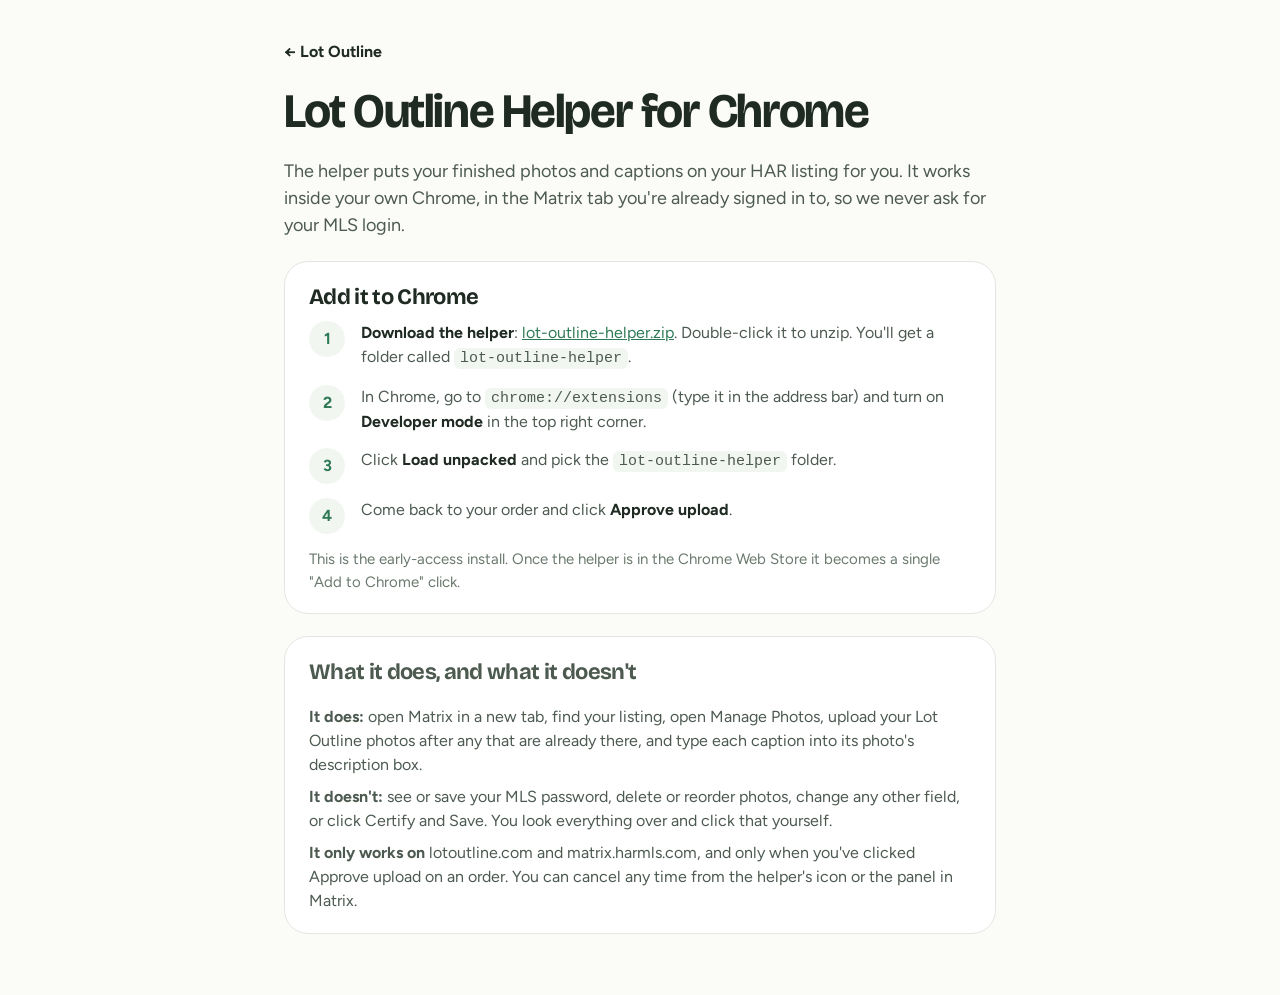
<file: helper.html>
<!doctype html>
<html lang="en">
<head>
<meta charset="utf-8">
<meta name="viewport" content="width=device-width,initial-scale=1">
<title>Lot Outline Helper for Chrome</title>
<meta name="description" content="Add the Lot Outline Helper to Chrome so your finished photos and captions go straight onto your MLS listing, in your own signed-in tab.">
<link rel="icon" href="favicon.svg" type="image/svg+xml">
<link rel="preconnect" href="https://fonts.googleapis.com">
<link rel="stylesheet" href="https://fonts.googleapis.com/css2?family=Bricolage+Grotesque:opsz,wght@12..96,500;12..96,700&family=Figtree:wght@400;500;600;700&display=swap">
<link rel="stylesheet" href="lo.css">
<style>
body{padding:40px 16px 64px}
.wrap{max-width:760px;margin:0 auto;display:grid;gap:22px}
.wrap h1{font-size:clamp(32px,5vw,48px)}
.lead{font-size:18px;color:var(--fg-2);margin:0}
.box{background:#fff;border:1px solid var(--line);border-radius:var(--r-xl);padding:24px 24px 20px}
.box h2{font-size:22px;margin-bottom:12px}
ol.steps{margin:0;padding:0;list-style:none;counter-reset:s;display:grid;gap:14px}
ol.steps li{counter-increment:s;display:grid;grid-template-columns:40px 1fr;gap:12px;font-size:16px;line-height:1.5;color:var(--fg-2)}
ol.steps li::before{content:counter(s);width:36px;height:36px;border-radius:50%;background:var(--surface);color:var(--accent);font-weight:700;display:grid;place-items:center}
ol.steps b{color:var(--fg)}
code{background:var(--surface);padding:2px 6px;border-radius:6px;font-size:15px}
.ok{display:none;padding:14px 16px;border-radius:var(--r);background:var(--surface);font-weight:700;color:var(--accent)}
html[data-lo-helper] .ok{display:block}
.trust{display:grid;gap:8px;font-size:16px;color:var(--fg-2)}
.trust p{margin:0}
</style>
</head>
<body>
<main class="wrap">
  <a class="brand" href="index.html" style="color:var(--fg);text-decoration:none;font-weight:700">← Lot Outline</a>
  <h1>Lot Outline Helper for Chrome</h1>
  <p class="lead">The helper puts your finished photos and captions on your HAR listing for you. It works inside your own Chrome, in the Matrix tab you're already signed in to, so we never ask for your MLS login.</p>
  <p class="ok">The helper is installed in this Chrome. Go back to your order and click Approve upload.</p>

  <section class="box">
    <h2>Add it to Chrome</h2>
    <ol class="steps">
      <li><span><b>Download the helper</b>: <a href="lot-outline-helper.zip" download>lot-outline-helper.zip</a>. Double-click it to unzip. You'll get a folder called <code>lot-outline-helper</code>.</span></li>
      <li><span>In Chrome, go to <code>chrome://extensions</code> (type it in the address bar) and turn on <b>Developer mode</b> in the top right corner.</span></li>
      <li><span>Click <b>Load unpacked</b> and pick the <code>lot-outline-helper</code> folder.</span></li>
      <li><span>Come back to your order and click <b>Approve upload</b>.</span></li>
    </ol>
    <p style="margin:14px 0 0;font-size:15px;color:var(--muted)">This is the early-access install. Once the helper is in the Chrome Web Store it becomes a single "Add to Chrome" click.</p>
  </section>

  <section class="box trust">
    <h2>What it does, and what it doesn't</h2>
    <p><b>It does:</b> open Matrix in a new tab, find your listing, open Manage Photos, upload your Lot Outline photos after any that are already there, and type each caption into its photo's description box.</p>
    <p><b>It doesn't:</b> see or save your MLS password, delete or reorder photos, change any other field, or click Certify and Save. You look everything over and click that yourself.</p>
    <p><b>It only works on</b> lotoutline.com and matrix.harmls.com, and only when you've clicked Approve upload on an order. You can cancel any time from the helper's icon or the panel in Matrix.</p>
  </section>
</main>
<script>/* the helper marks the page when it's installed */ setTimeout(() => { if (document.documentElement.dataset.loHelper) document.documentElement.setAttribute('data-lo-helper', ''); }, 400);</script>
</body>
</html>
</file>
<file: lo.css>
/* Lot Outline — Bright Acre brand (tuned palette, 10/10/2026)
   Warm white ground, mist surfaces, pine text, lawn green accent, sun tint for the lot. */
:root{
  --bg:#FBFBF8; --surface:#F2F6F1; --line:#E1E8E2; --fg:#1E2A22; --fg-2:#4C5A50; --muted:#6A7A6E; --faint:#9AA79E;
  --accent:#2F7A56; --accent-hover:#235C41; --accent-fg:#FFFFFF; --sun:#F7C948; --sun-fg:#1E2A22;
  --ok:#2F7A56; --warn:#B9771C; --warn-bg:#FFF4DC; --err:#B23B3B;
  --display:'Bricolage Grotesque',system-ui,sans-serif; --body:'Figtree',system-ui,sans-serif;
  --r-sm:10px; --r:14px; --r-lg:20px; --r-xl:24px;
  --ease:cubic-bezier(.4,0,.2,1); --spring:cubic-bezier(.34,1.56,.64,1);
  color-scheme:light;
}
*{box-sizing:border-box}
[hidden]{display:none!important}
html{-webkit-text-size-adjust:100%}
body{margin:0;background:var(--bg);color:var(--fg);font:16px/1.5 var(--body)}
a{color:var(--accent)} a:hover{color:var(--accent-hover)}
h1,h2,h3{font-family:var(--display);font-weight:700;letter-spacing:-.03em;margin:0;line-height:1.05}
h1{font-variation-settings:'opsz' 96}
img{max-width:100%;display:block}
button,input,select{font:inherit;color:inherit}
:focus-visible{outline:3px solid rgba(47,122,86,.45);outline-offset:2px;border-radius:var(--r-sm)}

.wrap{max-width:1120px;margin:0 auto;padding-inline:24px}
@media (max-width:600px){.wrap{padding-inline:16px}}

/* buttons */
.btn{display:inline-flex;align-items:center;justify-content:center;gap:10px;min-height:48px;padding:0 24px;border-radius:var(--r);border:0;background:var(--surface);color:var(--fg);font-weight:600;font-size:16px;text-decoration:none;cursor:pointer;white-space:nowrap;transition:background .15s,transform .12s var(--ease)}
.btn:hover{background:#E7EEE8;color:var(--fg)}
.btn:active{transform:scale(.985)}
.btn.primary{background:var(--accent);color:var(--accent-fg);font-weight:700}
.btn.primary:hover{background:var(--accent-hover);color:var(--accent-fg)}
.btn.lg{min-height:56px;padding:0 30px;font-size:17px;border-radius:16px}
.btn.sm{min-height:40px;padding:0 16px;font-size:14px;border-radius:var(--r-sm)}
.btn.ghost{background:transparent}
.btn.ghost:hover{background:var(--surface)}
.btn[disabled]{opacity:.45;cursor:default;transform:none}
.btn.link{background:none;padding:0;min-height:0;border-radius:0;font-weight:600;color:var(--muted);text-decoration:underline;text-underline-offset:3px}
.btn.link:hover{color:var(--fg);background:none}

/* brand */
.brand{display:inline-flex;align-items:center;gap:10px;text-decoration:none;color:var(--fg)}
.brand svg{width:30px;height:30px;flex:none}
.brand b{font-family:var(--display);font-weight:700;font-size:22px;letter-spacing:-.02em}

/* nav */
.nav{display:flex;flex-wrap:wrap;align-items:center;justify-content:space-between;gap:16px;padding:22px 0 0}
.nav .links{display:flex;flex-wrap:wrap;gap:22px;align-items:center;font-weight:600;font-size:15px}
.nav .links a{color:var(--fg);text-decoration:none}
.nav .links a:hover{color:var(--accent)}

/* inputs */
.field{width:100%;min-height:54px;padding:0 18px;border-radius:var(--r);border:1.5px solid var(--line);background:#fff;font-size:17px;transition:border-color .15s}
.field:focus{outline:none;border-color:var(--accent);box-shadow:0 0 0 4px rgba(47,122,86,.12)}
label.lbl{display:block;font-size:13px;font-weight:600;color:var(--muted);margin:0 0 8px}

/* motion */
@media (prefers-reduced-motion:reduce){*,*::before,*::after{animation-duration:.001ms!important;animation-delay:0ms!important;transition-duration:.001ms!important}}
</file>
